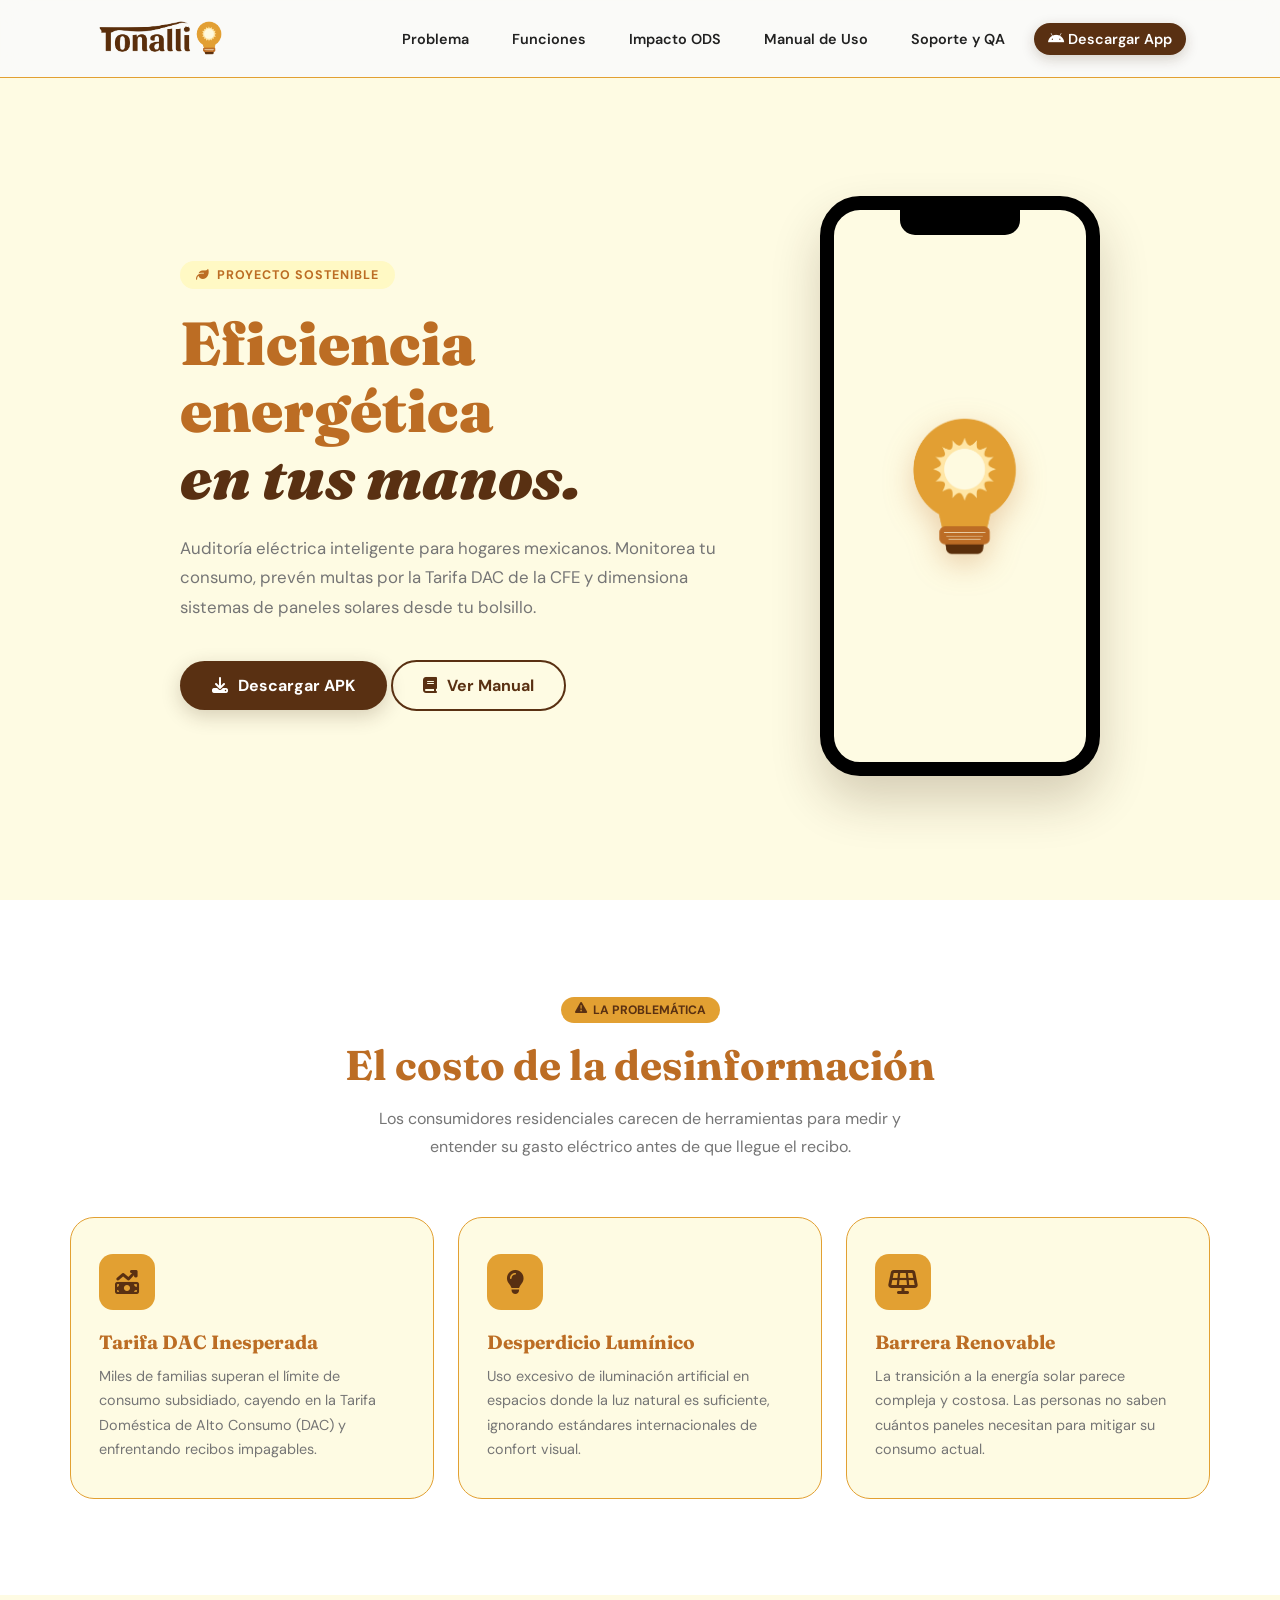
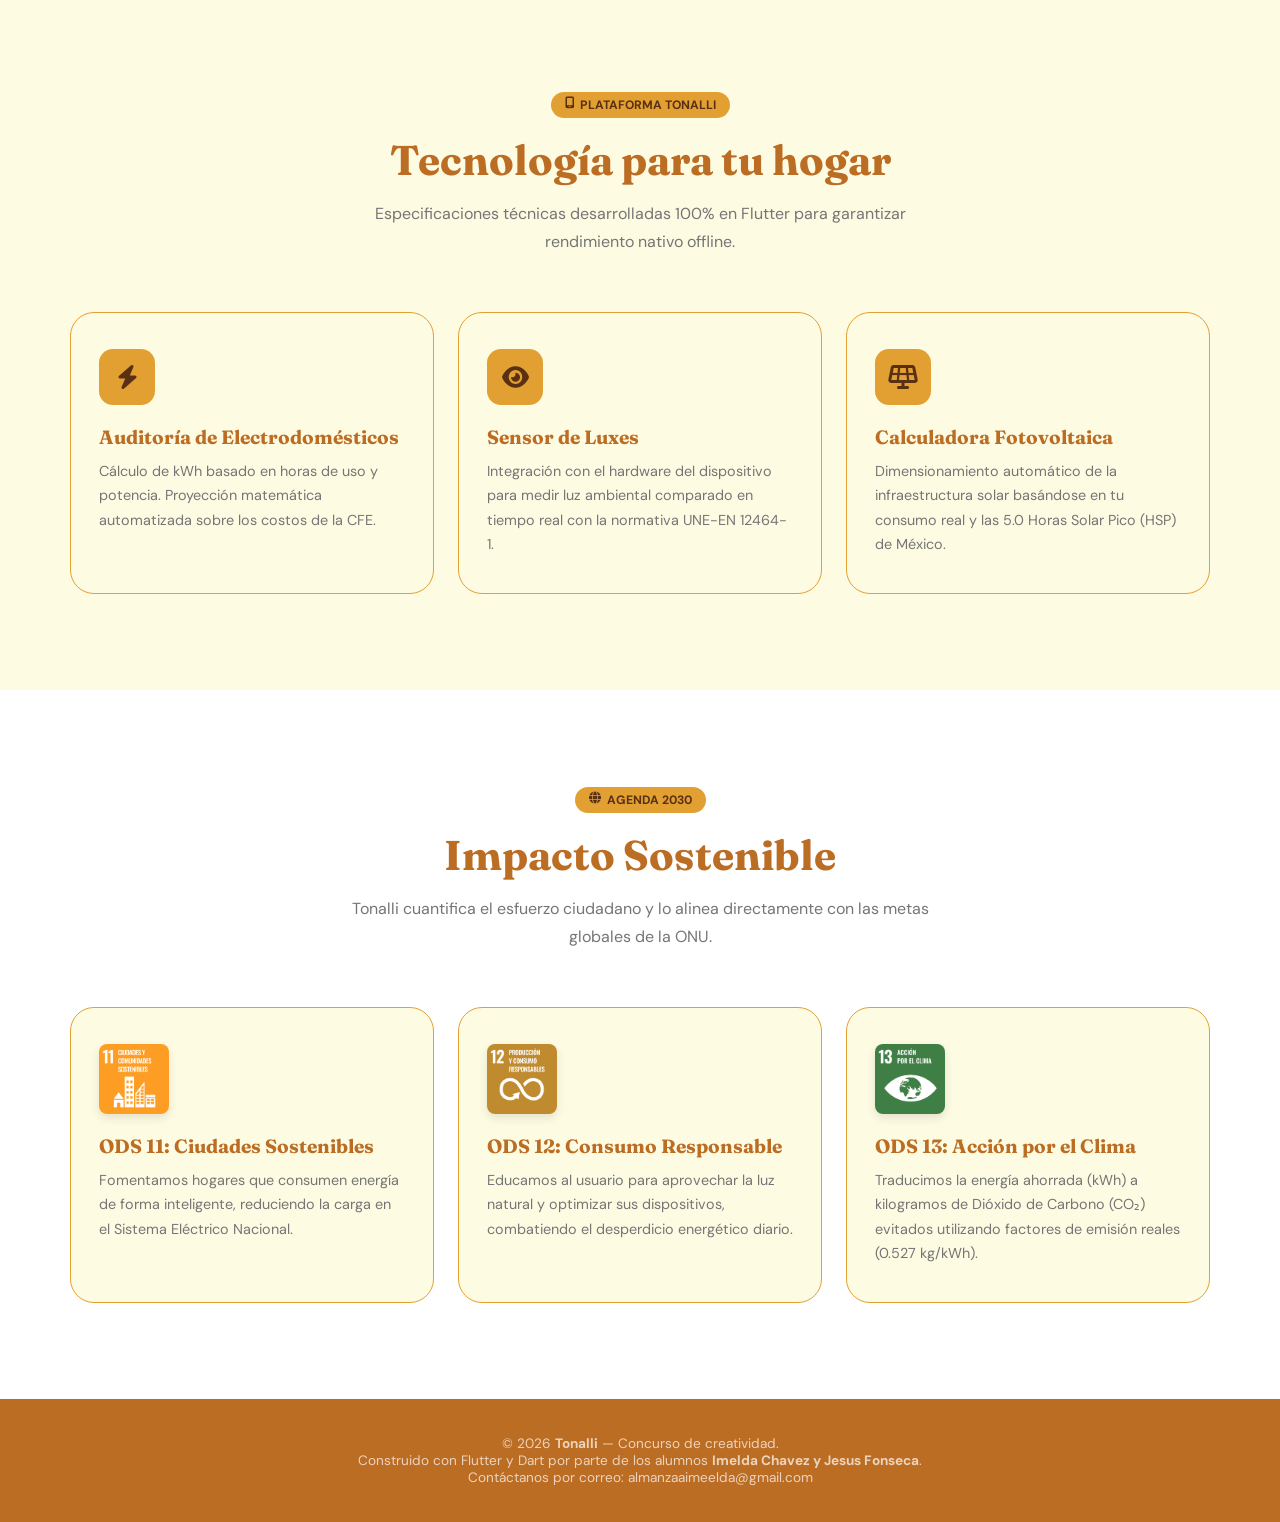
<file: index.html>
<!DOCTYPE html>
<html lang="es">
<head>
  <meta charset="UTF-8">
  <meta name="viewport" content="width=device-width, initial-scale=1.0">
  <title>Tonalli</title>
  <link rel="preconnect" href="https://fonts.googleapis.com">
  <link rel="preconnect" href="https://fonts.gstatic.com" crossorigin>
  <link href="https://fonts.googleapis.com/css2?family=Fraunces:ital,opsz,wght@0,9..144,400;0,9..144,700;0,9..144,900&family=DM+Sans:wght@300;400;500;600;700&display=swap" rel="stylesheet">
  <link rel="stylesheet" href="https://cdnjs.cloudflare.com/ajax/libs/font-awesome/6.6.0/css/all.min.css">
  <link rel="stylesheet" href="web/css/style.css">
  <link rel="shortcut icon" href="web/assets/logo.png">
</head>
<body>
 
  <header>
    <nav>
      <a href="index.html" class="nav-logo">
        <img src="web/assets/imagotipo-14.png" alt="Tonalli Logo" class="navbar-logo-img">
      </a>
      <ul class="nav-links">
        <li><a href="#problematica">Problema</a></li>
        <li><a href="#funciones">Funciones</a></li>
        <li><a href="#ods">Impacto ODS</a></li>
        <li><a href="web/html/manual.html">Manual de Uso</a></li>
        <li><a href="web/html/qa.html">Soporte y QA</a></li>
        <li><a href="#" class="btn-nav"><i class="fa-brands fa-android"></i> Descargar App</a></li>
      </ul>
    </nav>
  </header>
 
  <main>
    <section class="hero">
      <div class="hero-inner">
        
        <div class="hero-text">
          <span class="hero-badge"><i class="fa-solid fa-leaf"></i> Proyecto Sostenible</span>
          <h1 class="hero-title">Eficiencia energética<br><em>en tus manos.</em></h1>
          <p class="hero-desc">
            Auditoría eléctrica inteligente para hogares mexicanos. Monitorea tu consumo, prevén multas por la Tarifa DAC de la CFE y dimensiona sistemas de paneles solares desde tu bolsillo.
          </p>
          <div class="hero-btns">
            <a href="https://drive.google.com/file/d/1dC850aTExwmY3WwgBRRIbRlZEZgblJpe/view?usp=drive_link" class="btn-primary"><i class="fa-solid fa-download"></i> Descargar APK</a>
            <a href="web/html/manual.html" class="btn-outline"><i class="fa-solid fa-book"></i> Ver Manual</a>
          </div>
        </div>

        <div class="hero-image">
          <div class="phone-mockup">
            <div class="phone-notch"></div>
            <img src="web/assets/logo.png" alt="App Tonalli Pantalla" class="phone-screen-logo">
          </div>
        </div>

      </div>
    </section>
 
    <section class="section" id="problematica">
      <div class="section-inner">
        <div class="sec-header">
          <span class="sec-label"><i class="fa-solid fa-triangle-exclamation"></i> La Problemática</span>
          <h2>El costo de la desinformación</h2>
          <p>Los consumidores residenciales carecen de herramientas para medir y entender su gasto eléctrico antes de que llegue el recibo.</p>
        </div>
        <div class="grid-3">
          <div class="card">
            <div class="card-icon"><i class="fa-solid fa-money-bill-trend-up"></i></div>
            <h3>Tarifa DAC Inesperada</h3>
            <p>Miles de familias superan el límite de consumo subsidiado, cayendo en la Tarifa Doméstica de Alto Consumo (DAC) y enfrentando recibos impagables.</p>
          </div>
          <div class="card">
            <div class="card-icon"><i class="fa-solid fa-lightbulb"></i></div>
            <h3>Desperdicio Lumínico</h3>
            <p>Uso excesivo de iluminación artificial en espacios donde la luz natural es suficiente, ignorando estándares internacionales de confort visual.</p>
          </div>
          <div class="card">
            <div class="card-icon"><i class="fa-solid fa-solar-panel"></i></div>
            <h3>Barrera Renovable</h3>
            <p>La transición a la energía solar parece compleja y costosa. Las personas no saben cuántos paneles necesitan para mitigar su consumo actual.</p>
          </div>
        </div>
      </div>
    </section>

    <section class="section" id="funciones">
      <div class="section-inner">
        <div class="sec-header">
          <span class="sec-label"><i class="fa-solid fa-mobile-screen"></i> Plataforma Tonalli</span>
          <h2>Tecnología para tu hogar</h2>
          <p>Especificaciones técnicas desarrolladas 100% en Flutter para garantizar rendimiento nativo offline.</p>
        </div>
        <div class="grid-3">
          <div class="card">
            <div class="card-icon"><i class="fa-solid fa-bolt"></i></div>
            <h3>Auditoría de Electrodomésticos</h3>
            <p>Cálculo de kWh basado en horas de uso y potencia. Proyección matemática automatizada sobre los costos de la CFE.</p>
          </div>
          <div class="card">
            <div class="card-icon"><i class="fa-solid fa-eye"></i></div>
            <h3>Sensor de Luxes</h3>
            <p>Integración con el hardware del dispositivo para medir luz ambiental comparado en tiempo real con la normativa UNE-EN 12464-1.</p>
          </div>
          <div class="card">
            <div class="card-icon"><i class="fa-solid fa-solar-panel"></i></div>
            <h3>Calculadora Fotovoltaica</h3>
            <p>Dimensionamiento automático de la infraestructura solar basándose en tu consumo real y las 5.0 Horas Solar Pico (HSP) de México.</p>
          </div>
        </div>
      </div>
    </section>

    <section class="section" id="ods">
      <div class="section-inner">
        <div class="sec-header">
          <span class="sec-label"><i class="fa-solid fa-globe"></i> Agenda 2030</span>
          <h2>Impacto Sostenible</h2>
          <p>Tonalli cuantifica el esfuerzo ciudadano y lo alinea directamente con las metas globales de la ONU.</p>
        </div>
        <div class="grid-3">
          <div class="card">
            <div class="card-icon ods-icon-container">
              <img src="web/assets/ods11.png" alt="ODS 11: Ciudades y Comunidades Sostenibles" class="ods-img">
            </div>
            <h3>ODS 11: Ciudades Sostenibles</h3>
            <p>Fomentamos hogares que consumen energía de forma inteligente, reduciendo la carga en el Sistema Eléctrico Nacional.</p>
          </div>
          <div class="card">
            <div class="card-icon ods-icon-container">
              <img src="web/assets/ods12.png" alt="ODS 12: Producción y Consumo Responsables" class="ods-img">
            </div>
            <h3>ODS 12: Consumo Responsable</h3>
            <p>Educamos al usuario para aprovechar la luz natural y optimizar sus dispositivos, combatiendo el desperdicio energético diario.</p>
          </div>
          
          <div class="card">
            <div class="card-icon ods-icon-container">
              <img src="web/assets/ods13.png" alt="ODS 13: Acción por el Clima" class="ods-img">
            </div>
            <h3>ODS 13: Acción por el Clima</h3>
            <p>Traducimos la energía ahorrada (kWh) a kilogramos de Dióxido de Carbono (CO₂) evitados utilizando factores de emisión reales (0.527 kg/kWh).</p>
          </div>
        </div>
      </div>
    </section>
  </main>
 
  <footer>
    <p>&copy; 2026 <strong>Tonalli</strong> — Concurso de creatividad.<br>Construido con Flutter y Dart por parte de los alumnos <strong>Imelda Chavez y Jesus Fonseca</strong>.<br> Contáctanos por correo: almanzaaimeelda@gmail.com</p>
  </footer>
</body>
</html>
</file>
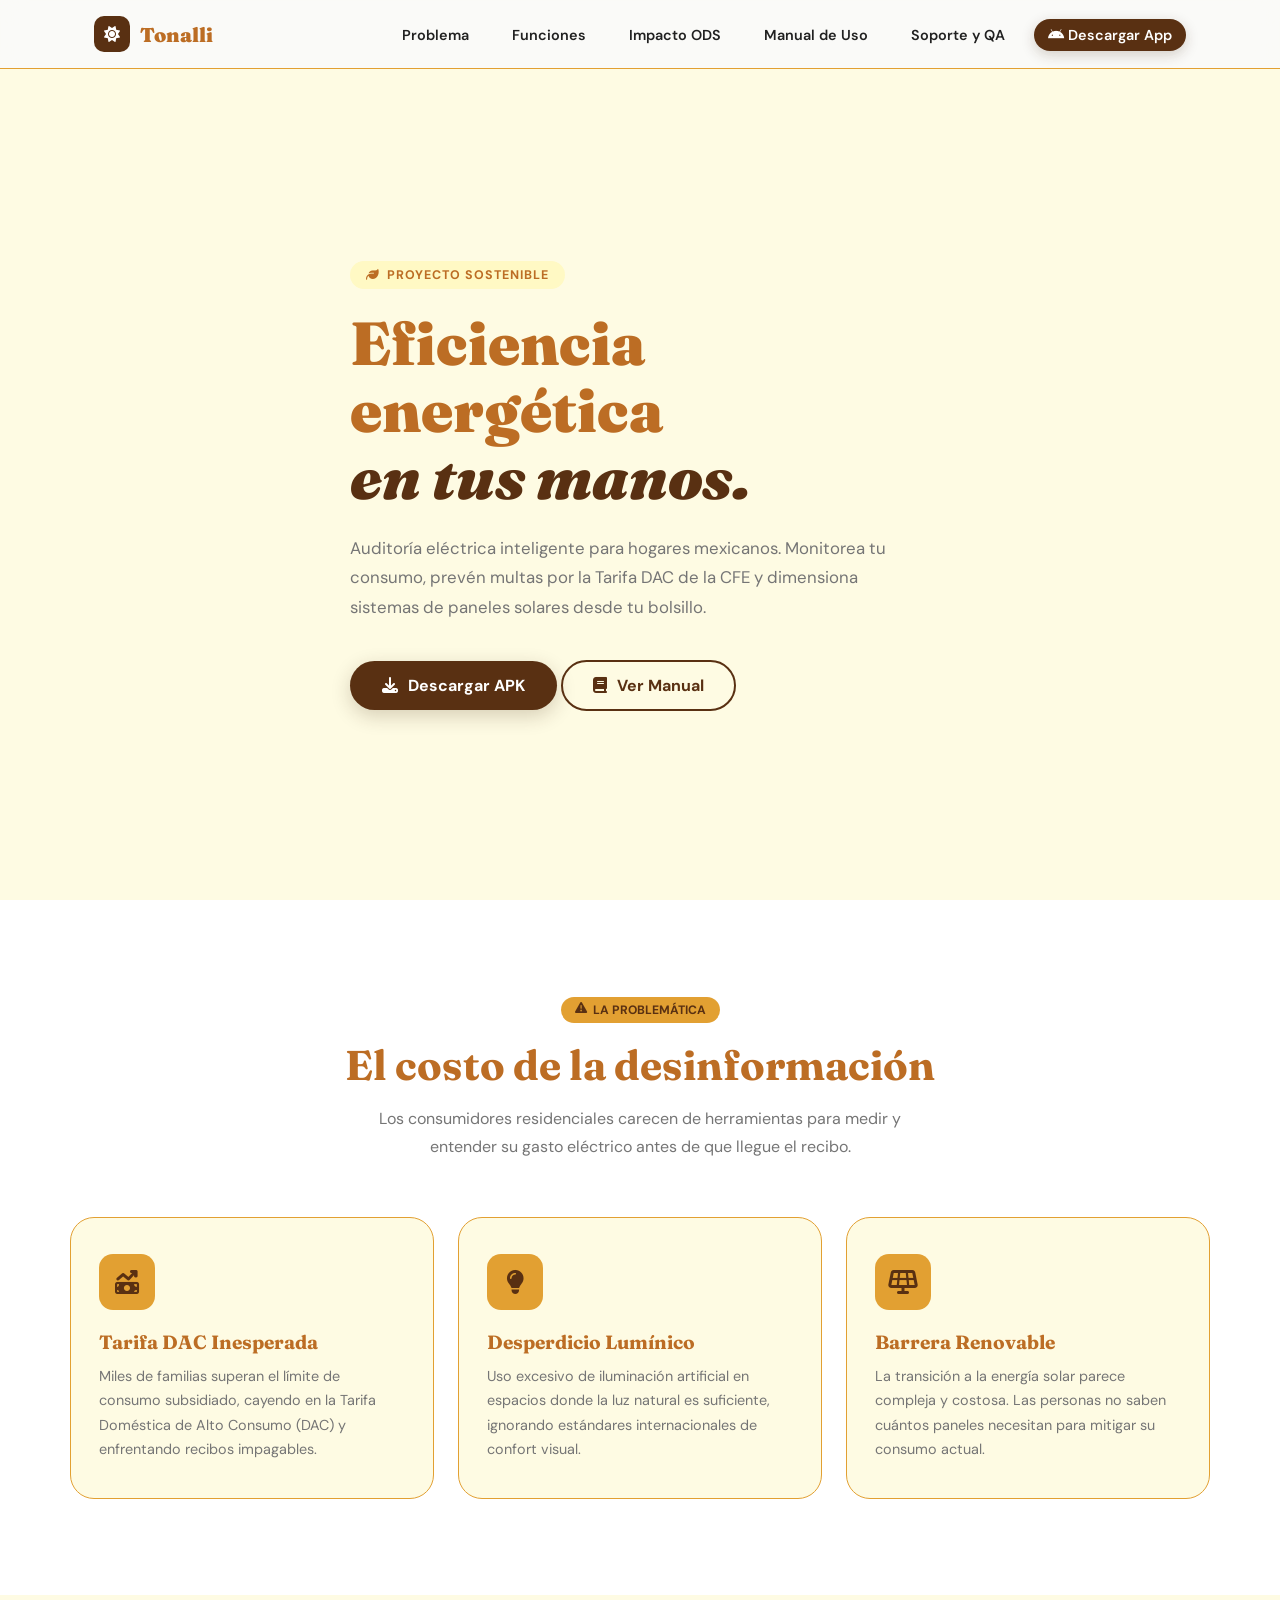
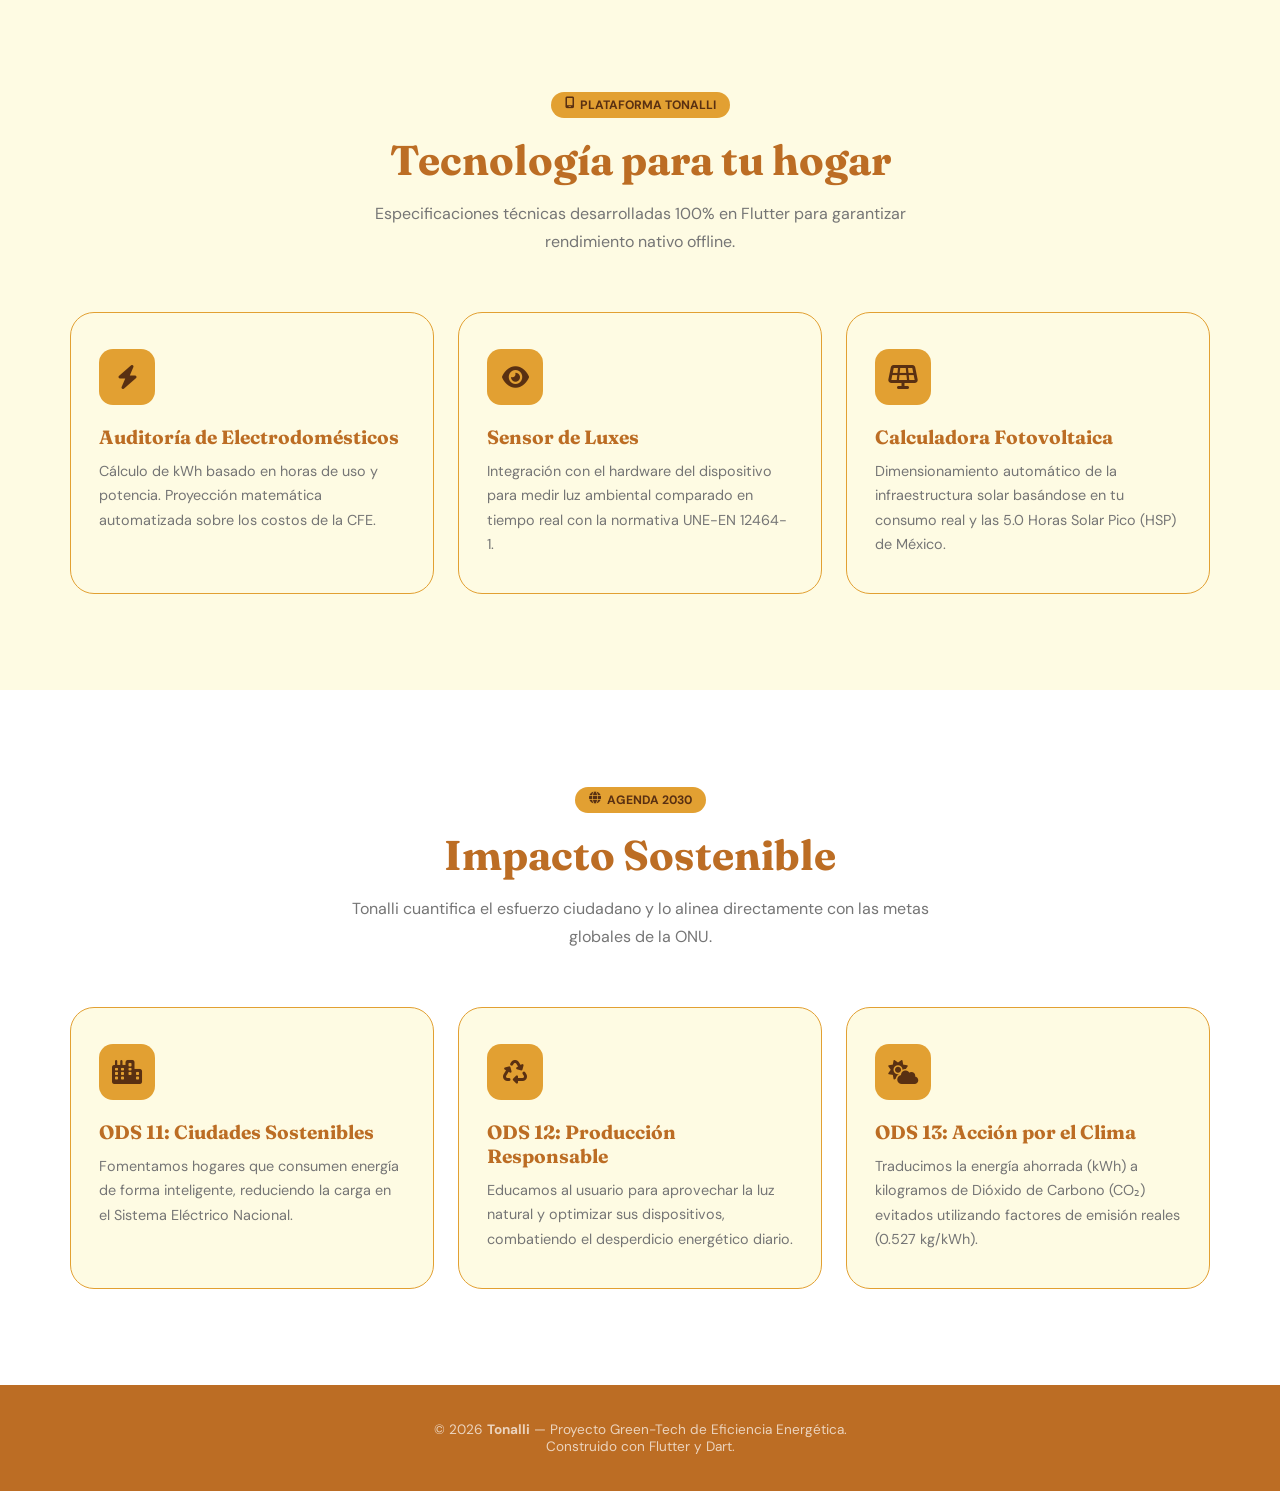
<file: web/index.html>
<!DOCTYPE html>
<html lang="es">
<head>
  <meta charset="UTF-8">
  <meta name="viewport" content="width=device-width, initial-scale=1.0">
  <title>Tonalli — Gestión Energética Inteligente</title>
  <link rel="preconnect" href="https://fonts.googleapis.com">
  <link rel="preconnect" href="https://fonts.gstatic.com" crossorigin>
  <link href="https://fonts.googleapis.com/css2?family=Fraunces:ital,opsz,wght@0,9..144,400;0,9..144,700;0,9..144,900&family=DM+Sans:wght@300;400;500;600;700&display=swap" rel="stylesheet">
  <link rel="stylesheet" href="https://cdnjs.cloudflare.com/ajax/libs/font-awesome/6.6.0/css/all.min.css">
  <link rel="stylesheet" href="css/style.css">
</head>
<body>
 
  <header>
    <nav>
      <a href="index.html" class="nav-logo">
        <div class="logo-icon"><i class="fa-solid fa-sun"></i></div>
        <span class="logo-text">Tonalli</span>
      </a>
      <ul class="nav-links">
        <li><a href="#problematica">Problema</a></li>
        <li><a href="#funciones">Funciones</a></li>
        <li><a href="#ods">Impacto ODS</a></li>
        <li><a href="html/manual.html">Manual de Uso</a></li>
        <li><a href="html/qa.html">Soporte y QA</a></li>
        <li><a href="#" class="btn-nav"><i class="fa-brands fa-android"></i> Descargar App</a></li>
      </ul>
    </nav>
  </header>
 
  <main>
    <section class="hero">
      <div class="hero-inner">
        <div class="hero-text">
          <span class="hero-badge"><i class="fa-solid fa-leaf"></i> Proyecto Sostenible</span>
          <h1 class="hero-title">Eficiencia energética<br><em>en tus manos.</em></h1>
          <p class="hero-desc">
            Auditoría eléctrica inteligente para hogares mexicanos. Monitorea tu consumo, prevén multas por la Tarifa DAC de la CFE y dimensiona sistemas de paneles solares desde tu bolsillo.
          </p>
          <div class="hero-btns">
            <a href="#" class="btn-primary"><i class="fa-solid fa-download"></i> Descargar APK</a>
            <a href="manual.html" class="btn-outline"><i class="fa-solid fa-book"></i> Ver Manual</a>
          </div>
        </div>
      </div>
    </section>
 
    <section class="section" id="problematica">
      <div class="section-inner">
        <div class="sec-header">
          <span class="sec-label"><i class="fa-solid fa-triangle-exclamation"></i> La Problemática</span>
          <h2>El costo de la desinformación</h2>
          <p>Los consumidores residenciales carecen de herramientas para medir y entender su gasto eléctrico antes de que llegue el recibo.</p>
        </div>
        <div class="grid-3">
          <div class="card">
            <div class="card-icon"><i class="fa-solid fa-money-bill-trend-up"></i></div>
            <h3>Tarifa DAC Inesperada</h3>
            <p>Miles de familias superan el límite de consumo subsidiado, cayendo en la Tarifa Doméstica de Alto Consumo (DAC) y enfrentando recibos impagables.</p>
          </div>
          <div class="card">
            <div class="card-icon"><i class="fa-solid fa-lightbulb"></i></div>
            <h3>Desperdicio Lumínico</h3>
            <p>Uso excesivo de iluminación artificial en espacios donde la luz natural es suficiente, ignorando estándares internacionales de confort visual.</p>
          </div>
          <div class="card">
            <div class="card-icon"><i class="fa-solid fa-solar-panel"></i></div>
            <h3>Barrera Renovable</h3>
            <p>La transición a la energía solar parece compleja y costosa. Las personas no saben cuántos paneles necesitan para mitigar su consumo actual.</p>
          </div>
        </div>
      </div>
    </section>

    <section class="section" id="funciones">
      <div class="section-inner">
        <div class="sec-header">
          <span class="sec-label"><i class="fa-solid fa-mobile-screen"></i> Plataforma Tonalli</span>
          <h2>Tecnología para tu hogar</h2>
          <p>Especificaciones técnicas desarrolladas 100% en Flutter para garantizar rendimiento nativo offline.</p>
        </div>
        <div class="grid-3">
          <div class="card">
            <div class="card-icon"><i class="fa-solid fa-bolt"></i></div>
            <h3>Auditoría de Electrodomésticos</h3>
            <p>Cálculo de kWh basado en horas de uso y potencia. Proyección matemática automatizada sobre los costos de la CFE.</p>
          </div>
          <div class="card">
            <div class="card-icon"><i class="fa-solid fa-eye"></i></div>
            <h3>Sensor de Luxes</h3>
            <p>Integración con el hardware del dispositivo para medir luz ambiental comparado en tiempo real con la normativa UNE-EN 12464-1.</p>
          </div>
          <div class="card">
            <div class="card-icon"><i class="fa-solid fa-solar-panel"></i></div>
            <h3>Calculadora Fotovoltaica</h3>
            <p>Dimensionamiento automático de la infraestructura solar basándose en tu consumo real y las 5.0 Horas Solar Pico (HSP) de México.</p>
          </div>
        </div>
      </div>
    </section>

    <section class="section" id="ods">
      <div class="section-inner">
        <div class="sec-header">
          <span class="sec-label"><i class="fa-solid fa-globe"></i> Agenda 2030</span>
          <h2>Impacto Sostenible</h2>
          <p>Tonalli cuantifica el esfuerzo ciudadano y lo alinea directamente con las metas globales de la ONU.</p>
        </div>
        <div class="grid-3">
          <div class="card">
            <div class="card-icon"><i class="fa-solid fa-city"></i></div>
            <h3>ODS 11: Ciudades Sostenibles</h3>
            <p>Fomentamos hogares que consumen energía de forma inteligente, reduciendo la carga en el Sistema Eléctrico Nacional.</p>
          </div>
          <div class="card">
            <div class="card-icon"><i class="fa-solid fa-recycle"></i></div>
            <h3>ODS 12: Producción Responsable</h3>
            <p>Educamos al usuario para aprovechar la luz natural y optimizar sus dispositivos, combatiendo el desperdicio energético diario.</p>
          </div>
          <div class="card">
            <div class="card-icon"><i class="fa-solid fa-cloud-sun"></i></div>
            <h3>ODS 13: Acción por el Clima</h3>
            <p>Traducimos la energía ahorrada (kWh) a kilogramos de Dióxido de Carbono (CO₂) evitados utilizando factores de emisión reales (0.527 kg/kWh).</p>
          </div>
        </div>
      </div>
    </section>
  </main>
 
  <footer>
    <p>&copy; 2026 <strong>Tonalli</strong> — Proyecto Green-Tech de Eficiencia Energética.<br>Construido con Flutter y Dart.</p>
  </footer>
</body>
</html>
</file>
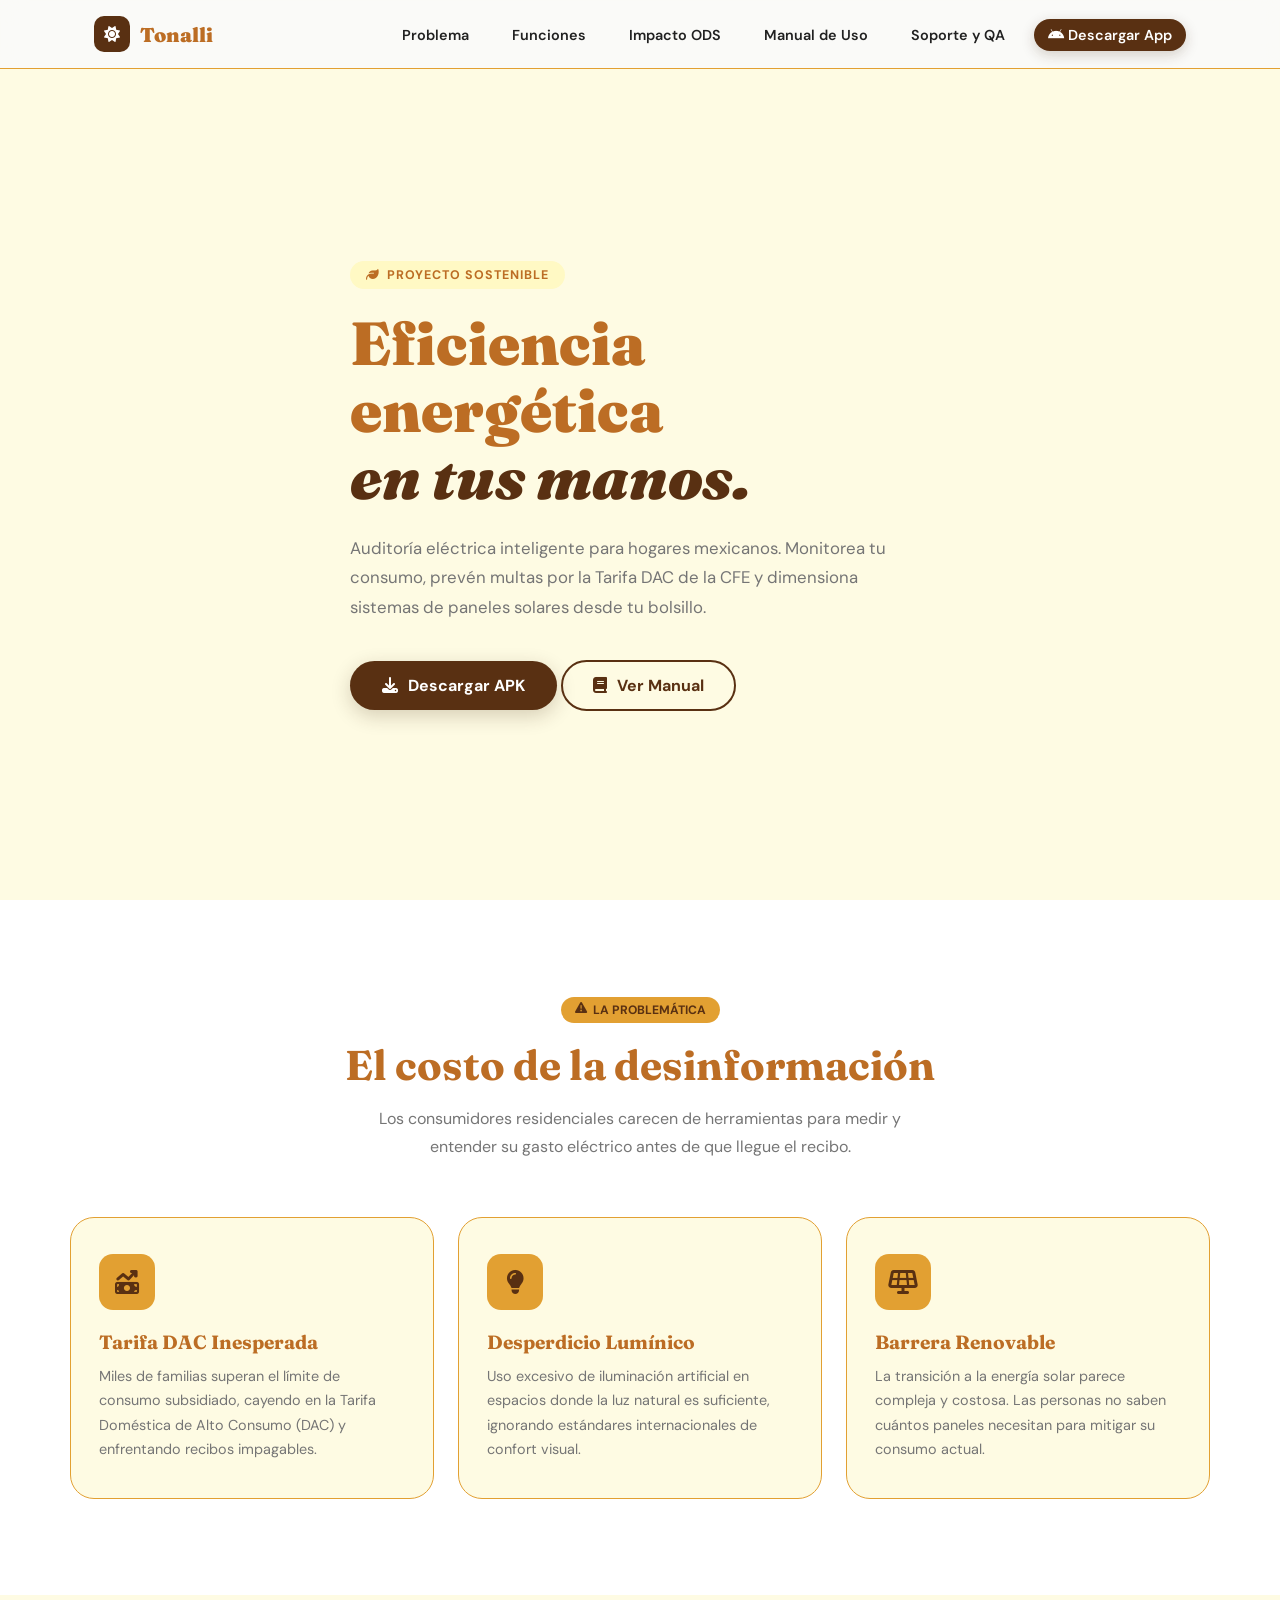
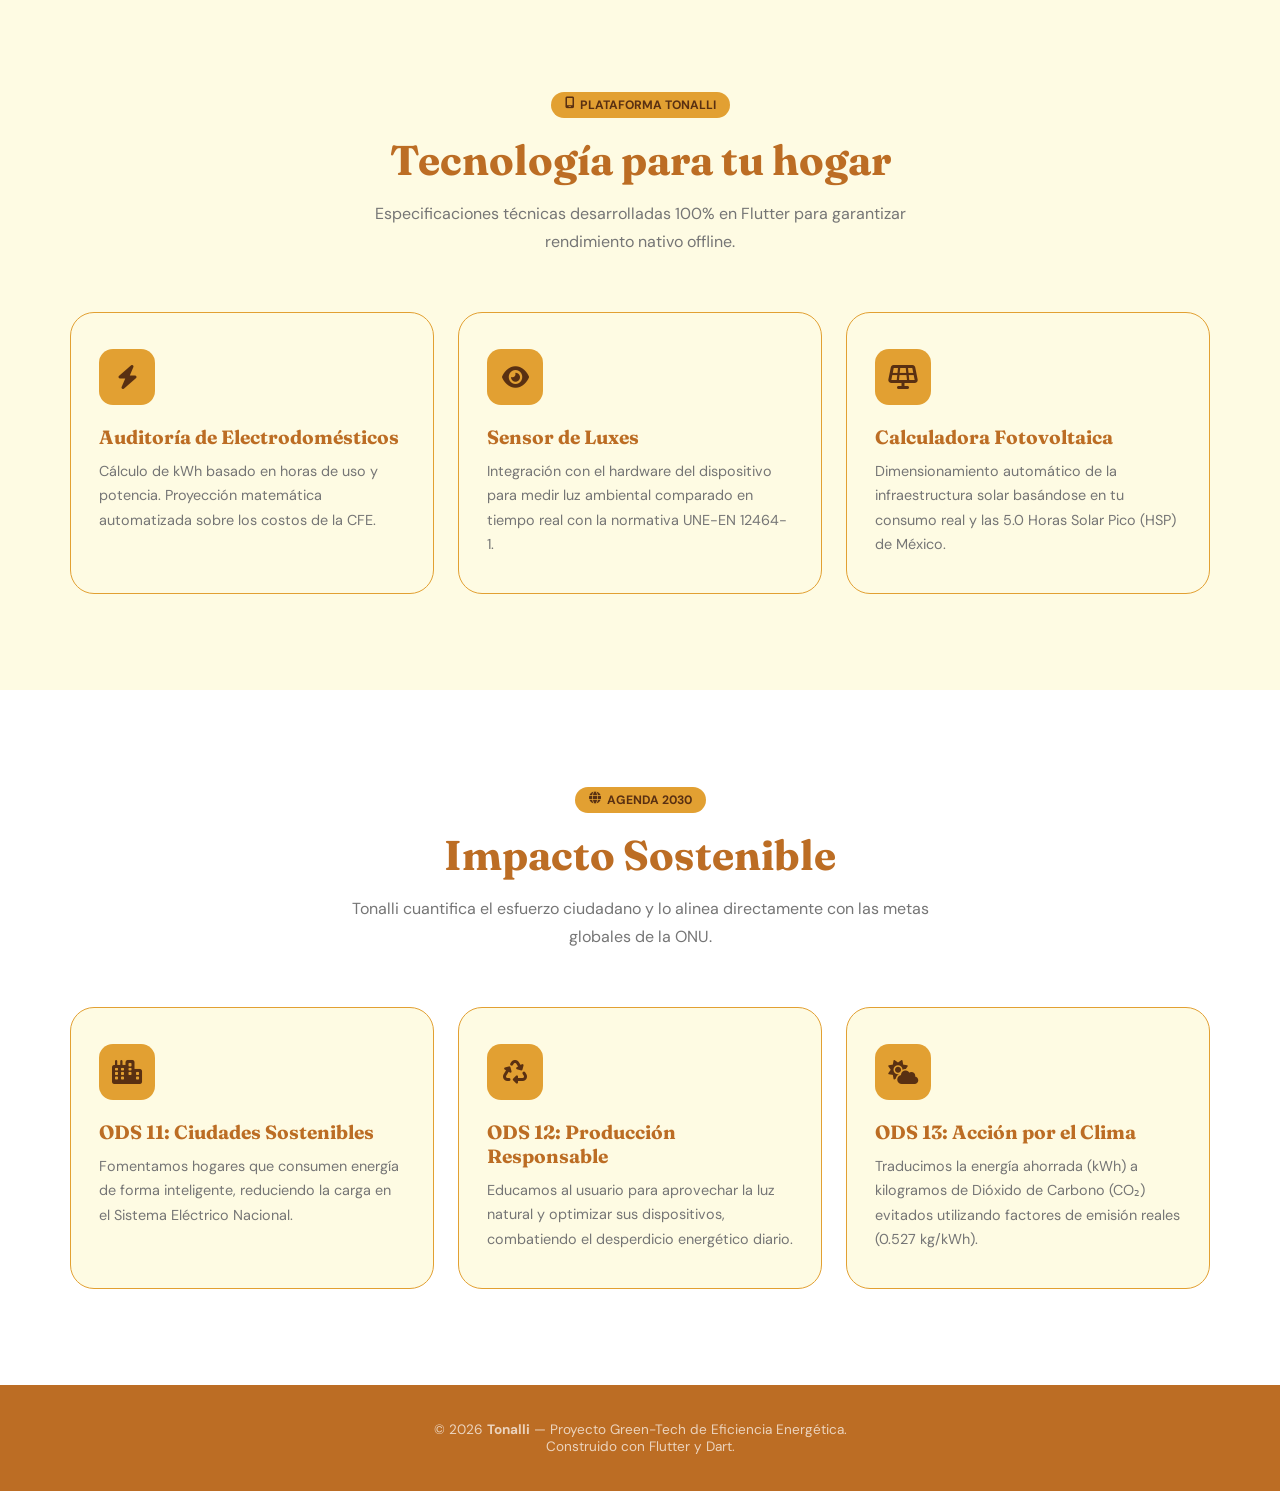
<file: web/index/index.html>
<!DOCTYPE html>
<html lang="es">
<head>
  <meta charset="UTF-8">
  <meta name="viewport" content="width=device-width, initial-scale=1.0">
  <title>Tonalli — Gestión Energética Inteligente</title>
  <link rel="preconnect" href="https://fonts.googleapis.com">
  <link rel="preconnect" href="https://fonts.gstatic.com" crossorigin>
  <link href="https://fonts.googleapis.com/css2?family=Fraunces:ital,opsz,wght@0,9..144,400;0,9..144,700;0,9..144,900&family=DM+Sans:wght@300;400;500;600;700&display=swap" rel="stylesheet">
  <link rel="stylesheet" href="https://cdnjs.cloudflare.com/ajax/libs/font-awesome/6.6.0/css/all.min.css">
  <link rel="stylesheet" href="../css/style.css">
</head>
<body>
 
  <header>
    <nav>
      <a href="index.html" class="nav-logo">
        <div class="logo-icon"><i class="fa-solid fa-sun"></i></div>
        <span class="logo-text">Tonalli</span>
      </a>
      <ul class="nav-links">
        <li><a href="#problematica">Problema</a></li>
        <li><a href="#funciones">Funciones</a></li>
        <li><a href="#ods">Impacto ODS</a></li>
        <li><a href="manual.html">Manual de Uso</a></li>
        <li><a href="qa.html">Soporte y QA</a></li>
        <li><a href="#" class="btn-nav"><i class="fa-brands fa-android"></i> Descargar App</a></li>
      </ul>
    </nav>
  </header>
 
  <main>
    <section class="hero">
      <div class="hero-inner">
        <div class="hero-text">
          <span class="hero-badge"><i class="fa-solid fa-leaf"></i> Proyecto Sostenible</span>
          <h1 class="hero-title">Eficiencia energética<br><em>en tus manos.</em></h1>
          <p class="hero-desc">
            Auditoría eléctrica inteligente para hogares mexicanos. Monitorea tu consumo, prevén multas por la Tarifa DAC de la CFE y dimensiona sistemas de paneles solares desde tu bolsillo.
          </p>
          <div class="hero-btns">
            <a href="#" class="btn-primary"><i class="fa-solid fa-download"></i> Descargar APK</a>
            <a href="manual.html" class="btn-outline"><i class="fa-solid fa-book"></i> Ver Manual</a>
          </div>
        </div>
      </div>
    </section>
 
    <section class="section" id="problematica">
      <div class="section-inner">
        <div class="sec-header">
          <span class="sec-label"><i class="fa-solid fa-triangle-exclamation"></i> La Problemática</span>
          <h2>El costo de la desinformación</h2>
          <p>Los consumidores residenciales carecen de herramientas para medir y entender su gasto eléctrico antes de que llegue el recibo.</p>
        </div>
        <div class="grid-3">
          <div class="card">
            <div class="card-icon"><i class="fa-solid fa-money-bill-trend-up"></i></div>
            <h3>Tarifa DAC Inesperada</h3>
            <p>Miles de familias superan el límite de consumo subsidiado, cayendo en la Tarifa Doméstica de Alto Consumo (DAC) y enfrentando recibos impagables.</p>
          </div>
          <div class="card">
            <div class="card-icon"><i class="fa-solid fa-lightbulb"></i></div>
            <h3>Desperdicio Lumínico</h3>
            <p>Uso excesivo de iluminación artificial en espacios donde la luz natural es suficiente, ignorando estándares internacionales de confort visual.</p>
          </div>
          <div class="card">
            <div class="card-icon"><i class="fa-solid fa-solar-panel"></i></div>
            <h3>Barrera Renovable</h3>
            <p>La transición a la energía solar parece compleja y costosa. Las personas no saben cuántos paneles necesitan para mitigar su consumo actual.</p>
          </div>
        </div>
      </div>
    </section>

    <section class="section" id="funciones">
      <div class="section-inner">
        <div class="sec-header">
          <span class="sec-label"><i class="fa-solid fa-mobile-screen"></i> Plataforma Tonalli</span>
          <h2>Tecnología para tu hogar</h2>
          <p>Especificaciones técnicas desarrolladas 100% en Flutter para garantizar rendimiento nativo offline.</p>
        </div>
        <div class="grid-3">
          <div class="card">
            <div class="card-icon"><i class="fa-solid fa-bolt"></i></div>
            <h3>Auditoría de Electrodomésticos</h3>
            <p>Cálculo de kWh basado en horas de uso y potencia. Proyección matemática automatizada sobre los costos de la CFE.</p>
          </div>
          <div class="card">
            <div class="card-icon"><i class="fa-solid fa-eye"></i></div>
            <h3>Sensor de Luxes</h3>
            <p>Integración con el hardware del dispositivo para medir luz ambiental comparado en tiempo real con la normativa UNE-EN 12464-1.</p>
          </div>
          <div class="card">
            <div class="card-icon"><i class="fa-solid fa-solar-panel"></i></div>
            <h3>Calculadora Fotovoltaica</h3>
            <p>Dimensionamiento automático de la infraestructura solar basándose en tu consumo real y las 5.0 Horas Solar Pico (HSP) de México.</p>
          </div>
        </div>
      </div>
    </section>

    <section class="section" id="ods">
      <div class="section-inner">
        <div class="sec-header">
          <span class="sec-label"><i class="fa-solid fa-globe"></i> Agenda 2030</span>
          <h2>Impacto Sostenible</h2>
          <p>Tonalli cuantifica el esfuerzo ciudadano y lo alinea directamente con las metas globales de la ONU.</p>
        </div>
        <div class="grid-3">
          <div class="card">
            <div class="card-icon"><i class="fa-solid fa-city"></i></div>
            <h3>ODS 11: Ciudades Sostenibles</h3>
            <p>Fomentamos hogares que consumen energía de forma inteligente, reduciendo la carga en el Sistema Eléctrico Nacional.</p>
          </div>
          <div class="card">
            <div class="card-icon"><i class="fa-solid fa-recycle"></i></div>
            <h3>ODS 12: Producción Responsable</h3>
            <p>Educamos al usuario para aprovechar la luz natural y optimizar sus dispositivos, combatiendo el desperdicio energético diario.</p>
          </div>
          <div class="card">
            <div class="card-icon"><i class="fa-solid fa-cloud-sun"></i></div>
            <h3>ODS 13: Acción por el Clima</h3>
            <p>Traducimos la energía ahorrada (kWh) a kilogramos de Dióxido de Carbono (CO₂) evitados utilizando factores de emisión reales (0.527 kg/kWh).</p>
          </div>
        </div>
      </div>
    </section>
  </main>
 
  <footer>
    <p>&copy; 2026 <strong>Tonalli</strong> — Proyecto Green-Tech de Eficiencia Energética.<br>Construido con Flutter y Dart.</p>
  </footer>
</body>
</html>
</file>
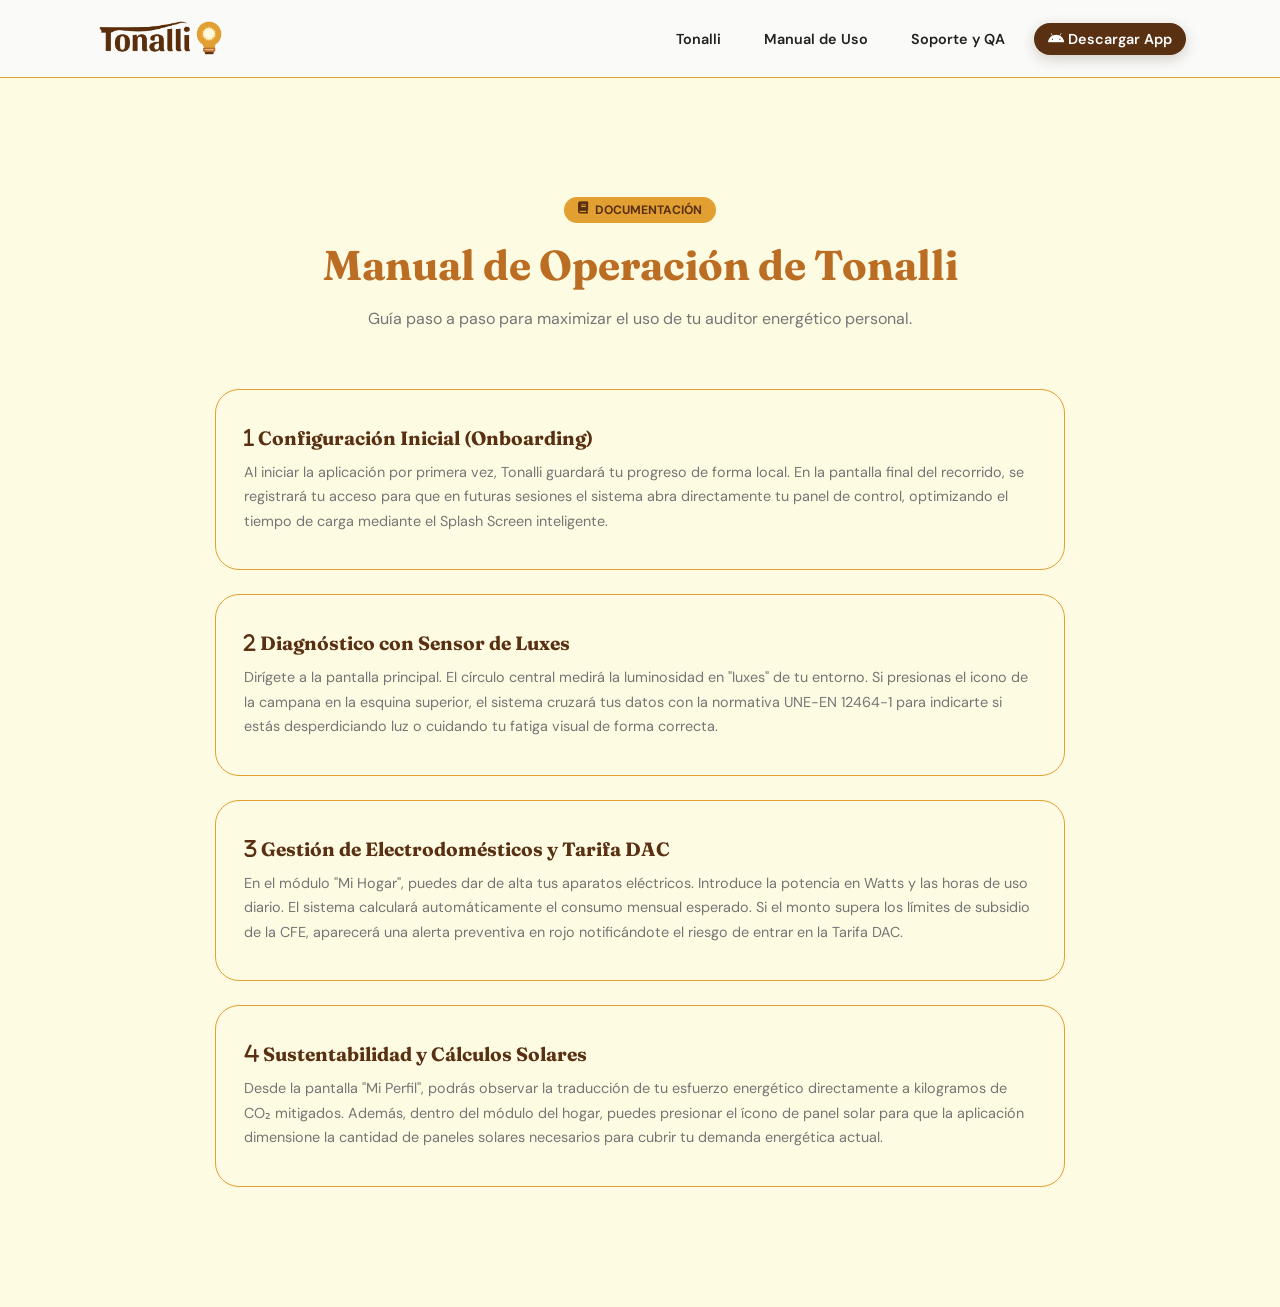
<file: web/html/manual.html>
<!DOCTYPE html>
<html lang="es">
<head>
    <title>Tonalli — Manual de Uso</title>
    <link rel="preconnect" href="https://fonts.googleapis.com">
    <link rel="preconnect" href="https://fonts.gstatic.com" crossorigin>
    <link href="https://fonts.googleapis.com/css2?family=Fraunces:ital,opsz,wght@0,9..144,400;0,9..144,700;0,9..144,900&family=DM+Sans:wght@300;400;500;600;700&display=swap" rel="stylesheet">
    <link rel="stylesheet" href="https://cdnjs.cloudflare.com/ajax/libs/font-awesome/6.6.0/css/all.min.css">
    <link rel="stylesheet" href="../css/style.css">
    <link rel="shortcut icon" href="../assets/logo.png">

  </head>
<body>
    <header>
    <nav>
      <a href="../../index.html" class="nav-logo">
        <img src="../assets/imagotipo-14.png" alt="Tonalli Logo" class="navbar-logo-img">
      </a>
      <ul class="nav-links">
        <li><a href="../../index.html">Tonalli</a></li>
        <li><a href="#">Manual de Uso</a></li>
        <li><a href="qa.html">Soporte y QA</a></li>
        <li><a href="../../index.html" class="btn-nav"><i class="fa-brands fa-android"></i> Descargar App</a></li>
      </ul>
    </nav>
    </nav>
  </header>
  
  <main style="padding-top: 100px;">
    <section class="section">
      <div class="section-inner" style="max-width: 850px;">
        <div class="sec-header">
          <span class="sec-label"><i class="fa-solid fa-book"></i> Documentación</span>
          <h2>Manual de Operación de Tonalli</h2>
          <p>Guía paso a paso para maximizar el uso de tu auditor energético personal.</p>
        </div>

        <div class="card" style="margin-bottom: 24px;">
          <h3 style="color: var(--primary);"><i class="fa-solid fa-1"></i> Configuración Inicial (Onboarding)</h3>
          <p>Al iniciar la aplicación por primera vez, Tonalli guardará tu progreso de forma local. En la pantalla final del recorrido, se registrará tu acceso para que en futuras sesiones el sistema abra directamente tu panel de control, optimizando el tiempo de carga mediante el Splash Screen inteligente.</p>
        </div>

        <div class="card" style="margin-bottom: 24px;">
          <h3 style="color: var(--primary);"><i class="fa-solid fa-2"></i> Diagnóstico con Sensor de Luxes</h3>
          <p>Dirígete a la pantalla principal. El círculo central medirá la luminosidad en "luxes" de tu entorno. Si presionas el icono de la campana en la esquina superior, el sistema cruzará tus datos con la normativa UNE-EN 12464-1 para indicarte si estás desperdiciando luz o cuidando tu fatiga visual de forma correcta.</p>
        </div>

        <div class="card" style="margin-bottom: 24px;">
          <h3 style="color: var(--primary);"><i class="fa-solid fa-3"></i> Gestión de Electrodomésticos y Tarifa DAC</h3>
          <p>En el módulo "Mi Hogar", puedes dar de alta tus aparatos eléctricos. Introduce la potencia en Watts y las horas de uso diario. El sistema calculará automáticamente el consumo mensual esperado. Si el monto supera los límites de subsidio de la CFE, aparecerá una alerta preventiva en rojo notificándote el riesgo de entrar en la Tarifa DAC.</p>
        </div>

        <div class="card" style="margin-bottom: 24px;">
          <h3 style="color: var(--primary);"><i class="fa-solid fa-4"></i> Sustentabilidad y Cálculos Solares</h3>
          <p>Desde la pantalla "Mi Perfil", podrás observar la traducción de tu esfuerzo energético directamente a kilogramos de CO₂ mitigados. Además, dentro del módulo del hogar, puedes presionar el ícono de panel solar para que la aplicación dimensione la cantidad de paneles solares necesarios para cubrir tu demanda energética actual.</p>
        </div>

      </div>
    </section>
  </main>

  </body>
</html>
</file>
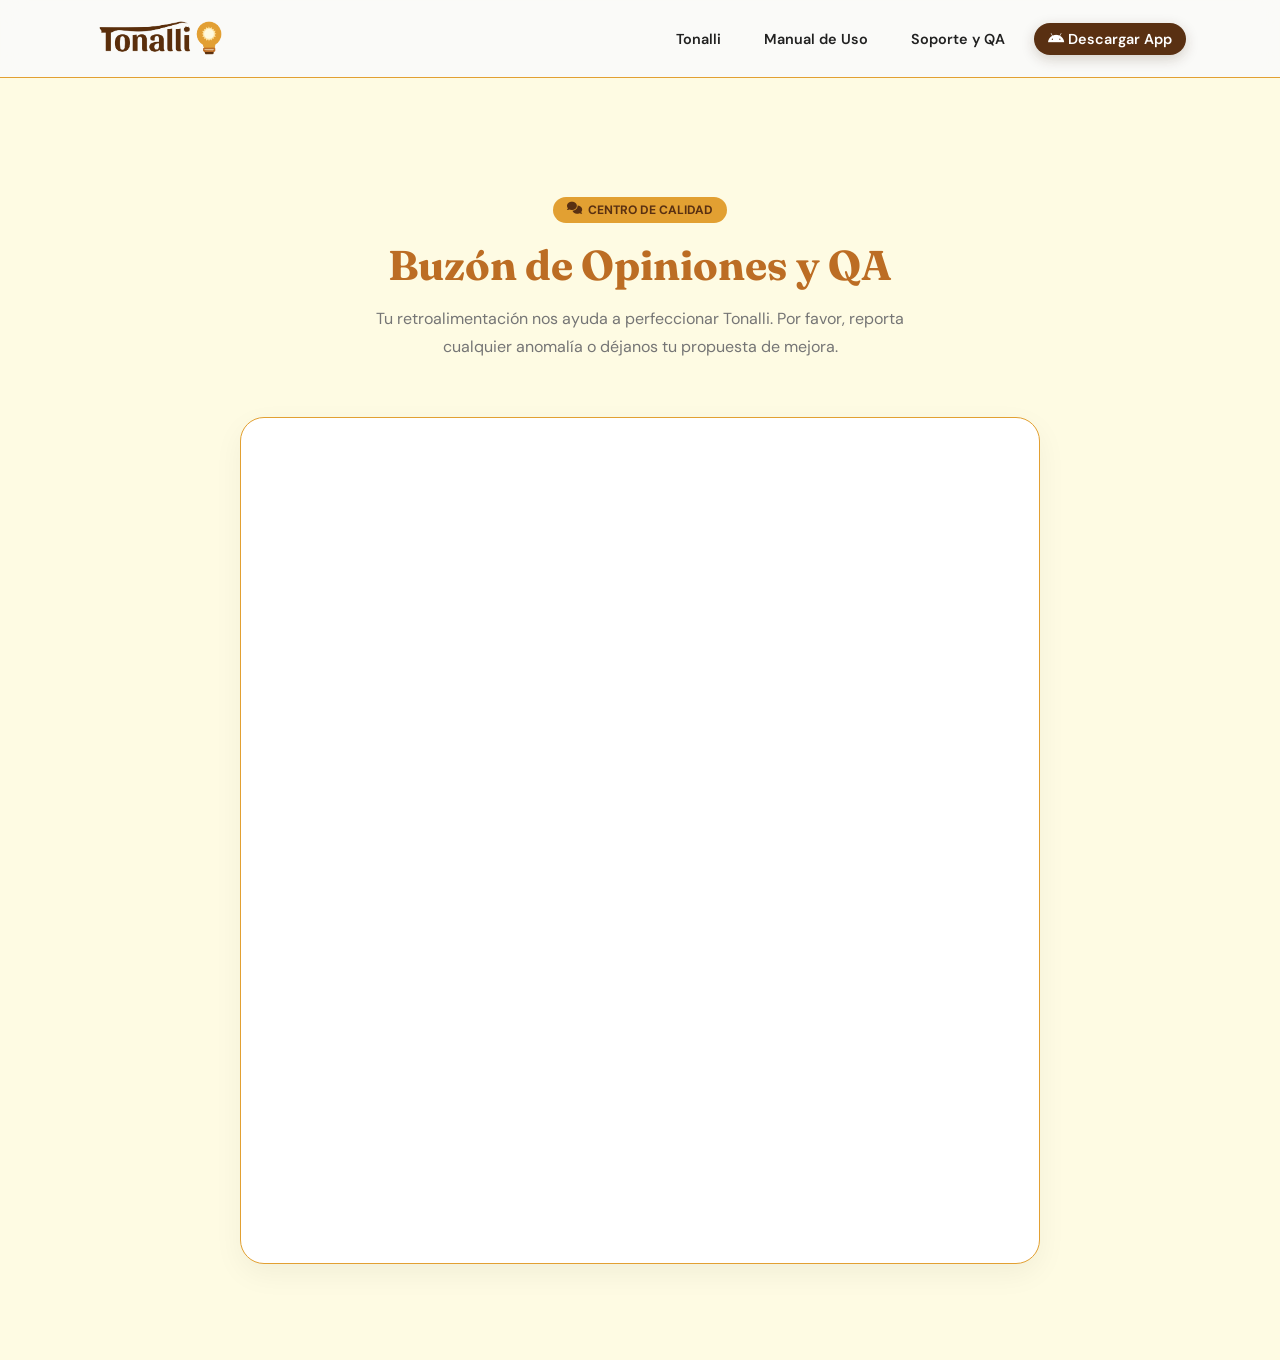
<file: web/html/qa.html>
<!DOCTYPE html>
<html lang="es">
<head>
    <title>Tonalli — QA y Opiniones</title>
    <link rel="preconnect" href="https://fonts.googleapis.com">
    <link rel="preconnect" href="https://fonts.gstatic.com" crossorigin>
    <link href="https://fonts.googleapis.com/css2?family=Fraunces:ital,opsz,wght@0,9..144,400;0,9..144,700;0,9..144,900&family=DM+Sans:wght@300;400;500;600;700&display=swap" rel="stylesheet">
    <link rel="stylesheet" href="https://cdnjs.cloudflare.com/ajax/libs/font-awesome/6.6.0/css/all.min.css">
    <link rel="stylesheet" href="../css/style.css">
    <link rel="shortcut icon" href="../assets/logo.png">
  </head>
<body>
    <header>
    <nav>
      <a href="../../index.html" class="nav-logo">
        <img src="../assets/imagotipo-14.png" alt="Tonalli Logo" class="navbar-logo-img">
      </a>
      <ul class="nav-links">
        <li><a href="../../index.html">Tonalli</a></li>
        <li><a href="manual.html">Manual de Uso</a></li>
        <li><a href="#">Soporte y QA</a></li>
        <li><a href="../../index.html" class="btn-nav"><i class="fa-brands fa-android"></i> Descargar App</a></li>
      </ul>
    </nav>
  </header>
  
  <main style="padding-top: 100px; min-height: calc(100vh - 80px);">
    <section class="section">
      <div class="section-inner" style="max-width: 800px;">
        <div class="sec-header">
          <span class="sec-label"><i class="fa-solid fa-comments"></i> Centro de Calidad</span>
          <h2>Buzón de Opiniones y QA</h2>
          <p>Tu retroalimentación nos ayuda a perfeccionar Tonalli. Por favor, reporta cualquier anomalía o déjanos tu propuesta de mejora.</p>
        </div>

        <div style="background: white; padding: 20px; border-radius: var(--radius-l); box-shadow: 0 10px 30px rgba(0,0,0,0.05); border: 1px solid var(--primary-light);">
          <iframe 
            src="https://docs.google.com/forms/d/e/1FAIpQLSe3HXZ1rioeyUg7fMsUDFCFtBDQu-SBtZ3Es-srrwojjp-gKQ/viewform?usp=header" 
            width="100%" 
            height="800" 
            frameborder="0" 
            marginheight="0" 
            marginwidth="0">
            Cargando formulario...
          </iframe>
        </div>

      </div>
    </section>
  </main>

  </body>
</html>
</file>
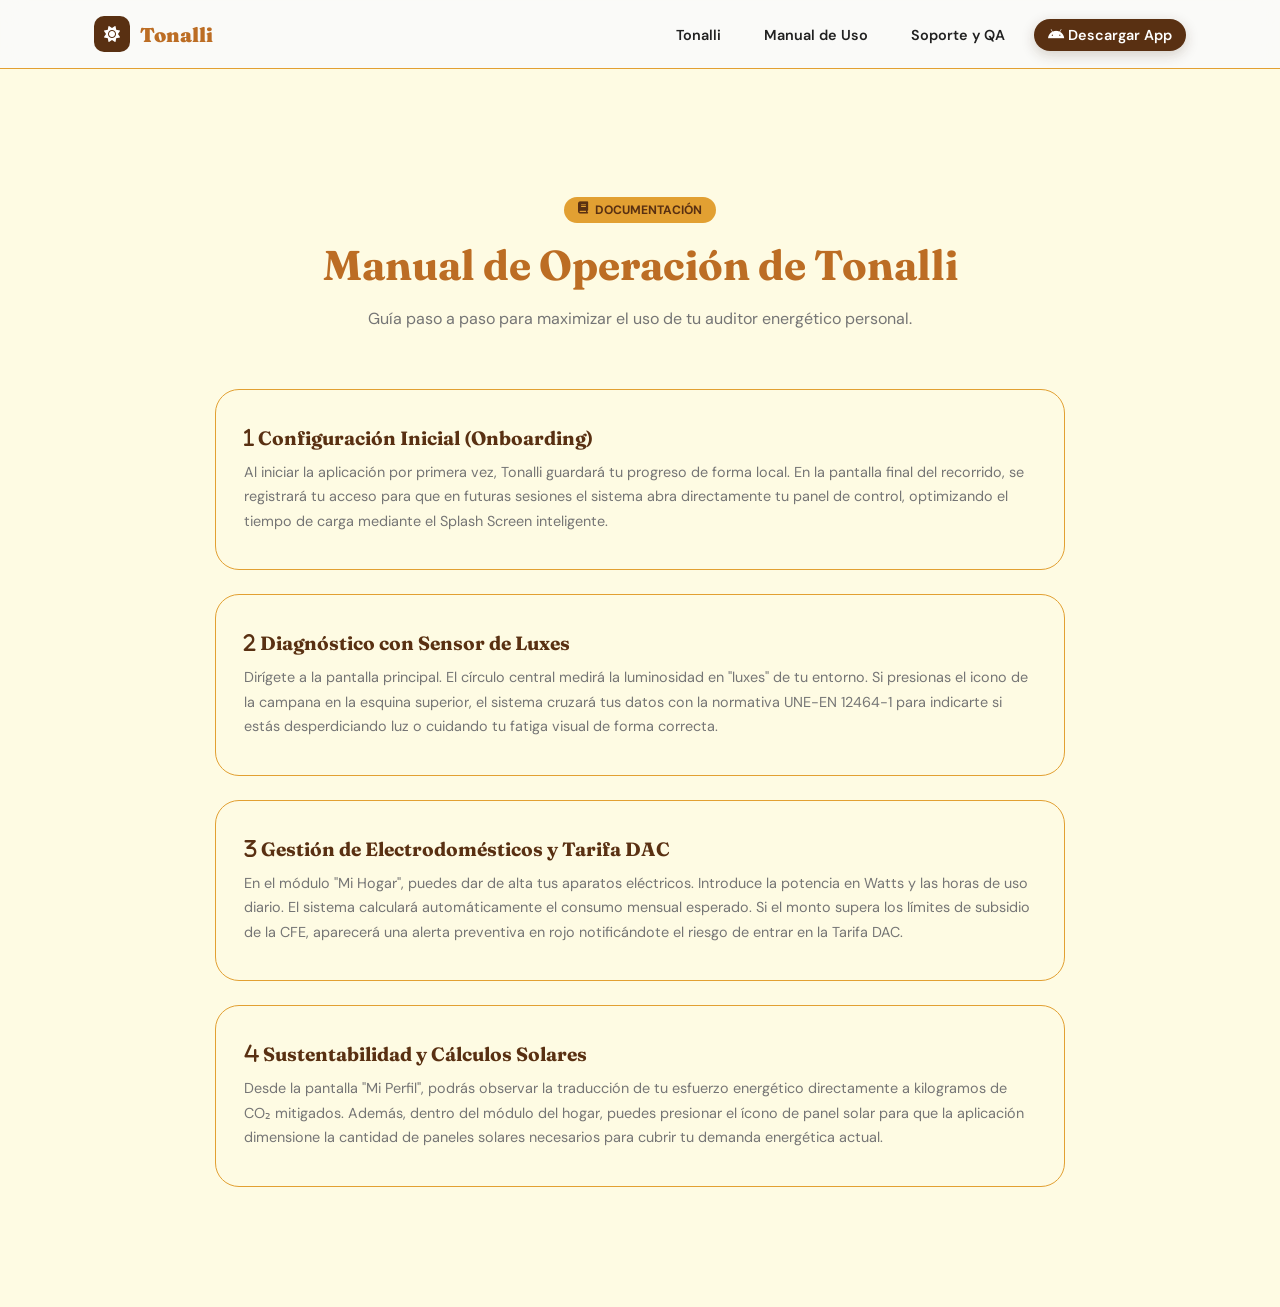
<file: web/index/manual.html>
<!DOCTYPE html>
<html lang="es">
<head>
    <title>Tonalli — Manual de Uso</title>
    <link rel="preconnect" href="https://fonts.googleapis.com">
    <link rel="preconnect" href="https://fonts.gstatic.com" crossorigin>
    <link href="https://fonts.googleapis.com/css2?family=Fraunces:ital,opsz,wght@0,9..144,400;0,9..144,700;0,9..144,900&family=DM+Sans:wght@300;400;500;600;700&display=swap" rel="stylesheet">
    <link rel="stylesheet" href="https://cdnjs.cloudflare.com/ajax/libs/font-awesome/6.6.0/css/all.min.css">
    <link rel="stylesheet" href="../css/style.css">

  </head>
<body>
    <header>
    <nav>
      <a href="index.html" class="nav-logo">
        <div class="logo-icon"><i class="fa-solid fa-sun"></i></div>
        <span class="logo-text">Tonalli</span>
      </a>
      <ul class="nav-links">
        <li><a href="index.html">Tonalli</a></li>
        <li><a href="manual.html">Manual de Uso</a></li>
        <li><a href="#">Soporte y QA</a></li>
        <li><a href="index.html" class="btn-nav"><i class="fa-brands fa-android"></i> Descargar App</a></li>
      </ul>
    </nav>
  </header>
  
  <main style="padding-top: 100px;">
    <section class="section">
      <div class="section-inner" style="max-width: 850px;">
        <div class="sec-header">
          <span class="sec-label"><i class="fa-solid fa-book"></i> Documentación</span>
          <h2>Manual de Operación de Tonalli</h2>
          <p>Guía paso a paso para maximizar el uso de tu auditor energético personal.</p>
        </div>

        <div class="card" style="margin-bottom: 24px;">
          <h3 style="color: var(--primary);"><i class="fa-solid fa-1"></i> Configuración Inicial (Onboarding)</h3>
          <p>Al iniciar la aplicación por primera vez, Tonalli guardará tu progreso de forma local. En la pantalla final del recorrido, se registrará tu acceso para que en futuras sesiones el sistema abra directamente tu panel de control, optimizando el tiempo de carga mediante el Splash Screen inteligente.</p>
        </div>

        <div class="card" style="margin-bottom: 24px;">
          <h3 style="color: var(--primary);"><i class="fa-solid fa-2"></i> Diagnóstico con Sensor de Luxes</h3>
          <p>Dirígete a la pantalla principal. El círculo central medirá la luminosidad en "luxes" de tu entorno. Si presionas el icono de la campana en la esquina superior, el sistema cruzará tus datos con la normativa UNE-EN 12464-1 para indicarte si estás desperdiciando luz o cuidando tu fatiga visual de forma correcta.</p>
        </div>

        <div class="card" style="margin-bottom: 24px;">
          <h3 style="color: var(--primary);"><i class="fa-solid fa-3"></i> Gestión de Electrodomésticos y Tarifa DAC</h3>
          <p>En el módulo "Mi Hogar", puedes dar de alta tus aparatos eléctricos. Introduce la potencia en Watts y las horas de uso diario. El sistema calculará automáticamente el consumo mensual esperado. Si el monto supera los límites de subsidio de la CFE, aparecerá una alerta preventiva en rojo notificándote el riesgo de entrar en la Tarifa DAC.</p>
        </div>

        <div class="card" style="margin-bottom: 24px;">
          <h3 style="color: var(--primary);"><i class="fa-solid fa-4"></i> Sustentabilidad y Cálculos Solares</h3>
          <p>Desde la pantalla "Mi Perfil", podrás observar la traducción de tu esfuerzo energético directamente a kilogramos de CO₂ mitigados. Además, dentro del módulo del hogar, puedes presionar el ícono de panel solar para que la aplicación dimensione la cantidad de paneles solares necesarios para cubrir tu demanda energética actual.</p>
        </div>

      </div>
    </section>
  </main>

  </body>
</html>
</file>
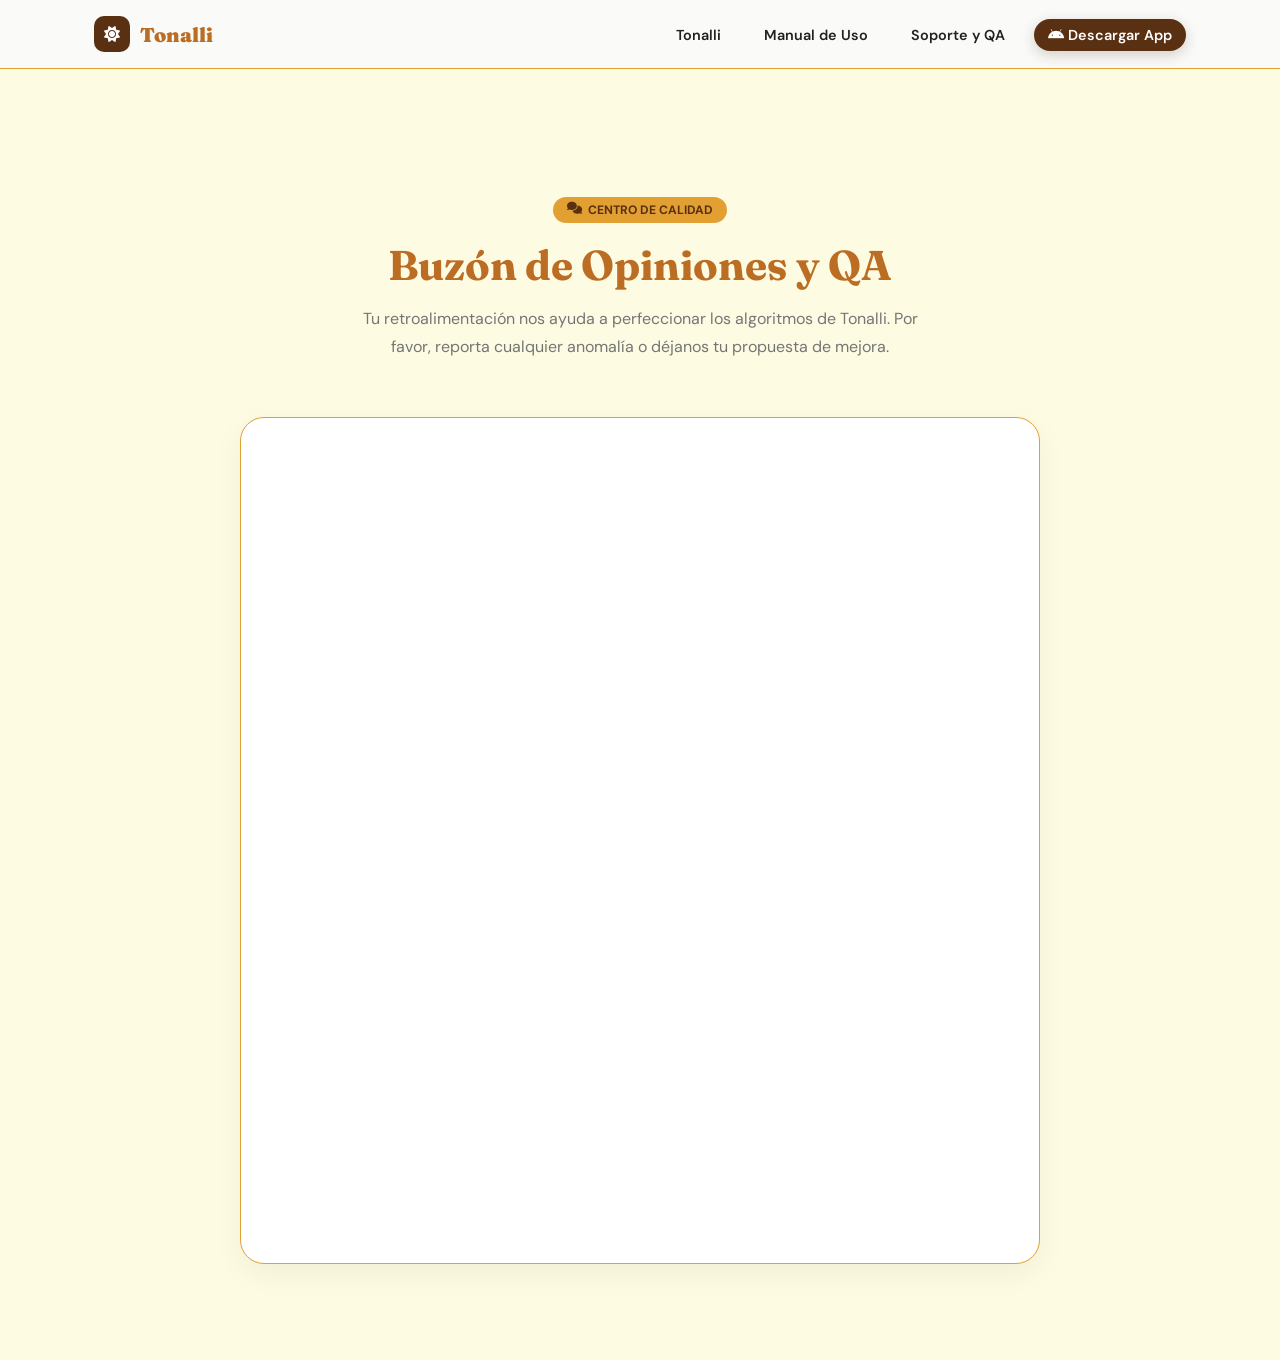
<file: web/index/qa.html>
<!DOCTYPE html>
<html lang="es">
<head>
    <title>Tonalli — QA y Opiniones</title>
    <link rel="preconnect" href="https://fonts.googleapis.com">
    <link rel="preconnect" href="https://fonts.gstatic.com" crossorigin>
    <link href="https://fonts.googleapis.com/css2?family=Fraunces:ital,opsz,wght@0,9..144,400;0,9..144,700;0,9..144,900&family=DM+Sans:wght@300;400;500;600;700&display=swap" rel="stylesheet">
    <link rel="stylesheet" href="https://cdnjs.cloudflare.com/ajax/libs/font-awesome/6.6.0/css/all.min.css">
    <link rel="stylesheet" href="../css/style.css">
  </head>
<body>
    <header>
    <nav>
      <a href="index.html" class="nav-logo">
        <div class="logo-icon"><i class="fa-solid fa-sun"></i></div>
        <span class="logo-text">Tonalli</span>
      </a>
      <ul class="nav-links">
        <li><a href="index.html">Tonalli</a></li>
        <li><a href="manual.html">Manual de Uso</a></li>
        <li><a href="#">Soporte y QA</a></li>
        <li><a href="index.html" class="btn-nav"><i class="fa-brands fa-android"></i> Descargar App</a></li>
      </ul>
    </nav>
  </header>
  
  <main style="padding-top: 100px; min-height: calc(100vh - 80px);">
    <section class="section">
      <div class="section-inner" style="max-width: 800px;">
        <div class="sec-header">
          <span class="sec-label"><i class="fa-solid fa-comments"></i> Centro de Calidad</span>
          <h2>Buzón de Opiniones y QA</h2>
          <p>Tu retroalimentación nos ayuda a perfeccionar los algoritmos de Tonalli. Por favor, reporta cualquier anomalía o déjanos tu propuesta de mejora.</p>
        </div>

        <div style="background: white; padding: 20px; border-radius: var(--radius-l); box-shadow: 0 10px 30px rgba(0,0,0,0.05); border: 1px solid var(--primary-light);">
          <iframe 
            src="https://docs.google.com/forms/d/e/TU_ENLACE_DE_GOOGLE_FORMS/viewform?embedded=true" 
            width="100%" 
            height="800" 
            frameborder="0" 
            marginheight="0" 
            marginwidth="0">
            Cargando formulario...
          </iframe>
        </div>

      </div>
    </section>
  </main>

  </body>
</html>
</file>
<file: web/css/style.css>
:root {
      --primary:        #593012; /* marron principal */
      --primary-deep:   #bc6d24; /* naranja oscuro */
      --primary-light:  #e2a032; /* najaran claro */
      --accent:         #ffe6a7; /* Amarillo claro  ef7c1b es narajna 29381c es el verde */ 
      --accent-light:   #FFF9C4;
      --bg-color:       #fefbe3; /* Fondo base */
      --text-main:      #212121;
      --text-muted:     #757575;
      --white:          #FFFFFF;
      --shadow-primary: rgba(56, 32, 5, 0.2);
 
      --max-w: 1140px;
      --radius-s: 8px;
      --radius-m: 14px;
      --radius-l: 24px;
    }
 
    *, *::before, *::after { box-sizing: border-box; margin: 0; padding: 0; }
    html { scroll-behavior: smooth; }
    body { font-family: 'DM Sans', sans-serif; background: var(--bg-color); color: var(--text-main); overflow-x: hidden; }
    h1, h2, h3, h4 { font-family: 'Fraunces', serif; }
 
    /* ── NAVBAR ────────────────────────────────────────────── */
    header {
      position: fixed; top: 0; left: 0; right: 0; z-index: 100;
      background: rgba(250, 250, 250, 0.9); backdrop-filter: blur(12px);
      border-bottom: 1px solid var(--primary-light);
    }
    nav {
      max-width: var(--max-w); margin: 0 auto; padding: 16px 24px;
      display: flex; align-items: center; justify-content: space-between;
    }
    .nav-logo { display: flex; align-items: center; gap: 10px; text-decoration: none; }
    .logo-icon {
      width: 36px; height: 36px; background: var(--primary); border-radius: 10px;
      display: flex; align-items: center; justify-content: center; color: white;
    }
    .logo-text { font-family: 'Fraunces', serif; font-size: 1.25rem; color: var(--primary-deep); font-weight: 900; }
    .nav-links { display: flex; list-style: none; gap: 15px; align-items: center; }
    .nav-links a { text-decoration: none; font-size: 0.9rem; font-weight: 600; color: var(--text-main); padding: 7px 14px; border-radius: var(--radius-s); transition: 0.2s; }
    .nav-links a:hover { background: var(--primary-light); color: var(--primary); }
    .nav-links .btn-nav { background: var(--primary); color: white; border-radius: 30px; box-shadow: 0 4px 14px var(--shadow-primary); }
    
    /* ── HERO ──────────────────────────────────────────────── */
    .hero { min-height: 100vh; display: flex; align-items: center; position: relative; padding-top: 72px; }
    .hero-inner { max-width: var(--max-w); margin: 0 auto; padding: 80px 24px; display: flex; align-items: center; gap: 60px; }
    .hero-text { max-width: 580px; }
    .hero-badge {
      display: inline-flex; align-items: center; gap: 8px; background: var(--accent-light); color: var(--primary-deep);
      font-size: 0.78rem; font-weight: 700; letter-spacing: 1px; text-transform: uppercase; padding: 6px 16px; border-radius: 30px; margin-bottom: 22px;
    }
    .hero-title { font-size: clamp(2.4rem, 5vw, 3.8rem); font-weight: 900; color: var(--primary-deep); line-height: 1.1; margin-bottom: 22px; }
    .hero-title em { font-style: italic; color: var(--primary); }
    .hero-desc { font-size: 1.05rem; line-height: 1.75; color: var(--text-muted); margin-bottom: 38px; }
    
    .btn-primary {
      display: inline-flex; align-items: center; gap: 10px; background: var(--primary); color: white;
      font-weight: 700; padding: 14px 32px; border-radius: 30px; text-decoration: none; box-shadow: 0 6px 20px var(--shadow-primary);
    }
    .btn-outline {
      display: inline-flex; align-items: center; gap: 10px; background: transparent; color: var(--primary);
      font-weight: 700; padding: 13px 30px; border-radius: 30px; border: 2px solid var(--primary); text-decoration: none;
    }
    /* ── ESTILOS DEL LOGO NAVBAR ───────────────────────────── */
.navbar-logo-img {
  height: 45px; /* Ajusta este valor logo más grande o pequeño */
  width: auto;
  object-fit: contain;
}

/* ── ESTILOS DEL CELULAR (MOCKUP) Y ANIMACIÓN ──────────── */
.hero-image {
  flex: 1;
  display: flex;
  justify-content: center;
  align-items: center;
  perspective: 1000px;
}

.phone-mockup {
  width: 280px;
  height: 580px;
  background-color: var(--bg-color); 
  border: 14px solid #000000; 
  border-radius: 40px;
  box-shadow: 0 25px 50px var(--shadow-primary);
  position: relative;
  display: flex;
  justify-content: center;
  align-items: center;
  overflow: hidden;
  /* Aquí aplicamos la animación flotante */
  animation: floatPhone 6s ease-in-out infinite;
}

/* camara superior del celular */
.phone-notch {
  position: absolute;
  top: 0;
  width: 120px;
  height: 25px;
  background-color: #000000;
  border-bottom-left-radius: 15px;
  border-bottom-right-radius: 15px;
  z-index: 10;
}

/* Estilo del logo dentro de la pantalla del celular */
.phone-screen-logo {
  width: 60%;
  height: auto;
  object-fit: contain;
  /* Pequeño efecto de resplandor para que destaque */
  filter: drop-shadow(0px 10px 15px rgba(188, 109, 36, 0.3));
}

/* ── KEYFRAMES PARA EL EFECTO FLOTANTE ─────────────────── */
@keyframes floatPhone {
  0% {
    transform: translateY(0px);
  }
  50% {
    transform: translateY(-25px); /* Sube 25 pixeles a la mitad de la animación */
  }
  100% {
    transform: translateY(0px);
  }
}
  /* ── ESTILOS PARA LAS IMÁGENES ODS ─────────────────────── */
.ods-icon-container {
  background: transparent !important; /* Quitamos el fondo para que luzca el color original del ODS */
  width: 70px !important; /* Hacemos el contenedor un poco más grande */
  height: 70px !important;
  margin-bottom: 20px;
}

.ods-img {
  width: 100%;
  height: 100%;
  object-fit: contain;
  border-radius: 8px; /* Un ligero borde redondeado por estética */
  box-shadow: 0 4px 10px rgba(0, 0, 0, 0.1); /* Sombra sutil para que resalte */
}
    /* ── SECCIONES GENÉRICAS ───────────────────────────────── */
    .section { padding: 96px 24px; }
    .section:nth-child(even) { background: white; }
    .section-inner { max-width: var(--max-w); margin: 0 auto; }
    .sec-header { text-align: center; margin-bottom: 56px; }
    .sec-label { display: inline-flex; gap: 6px; background: var(--primary-light); color: var(--primary); font-size: 0.76rem; font-weight: 700; text-transform: uppercase; padding: 5px 14px; border-radius: 30px; margin-bottom: 16px; }
    .sec-header h2 { font-size: clamp(1.8rem, 3.5vw, 2.6rem); color: var(--primary-deep); margin-bottom: 14px; }
    .sec-header p { color: var(--text-muted); max-width: 580px; margin: 0 auto; line-height: 1.75; }

    /* ── GRID FUNCIONES / ODS ──────────────────────────────── */
    .grid-3 { display: grid; grid-template-columns: repeat(auto-fit, minmax(300px, 1fr)); gap: 24px; }
    .card { background: var(--bg-color); border-radius: var(--radius-l); padding: 36px 28px; border: 1px solid var(--primary-light); transition: 0.3s; }
    .card:hover { transform: translateY(-6px); box-shadow: 0 16px 40px var(--shadow-primary); border-color: var(--primary); }
    .card-icon { width: 56px; height: 56px; border-radius: var(--radius-m); background: var(--primary-light); display: flex; align-items: center; justify-content: center; font-size: 1.5rem; color: var(--primary); margin-bottom: 20px; }
    .card h3 { font-size: 1.2rem; color: var(--primary-deep); margin-bottom: 10px; }
    .card p { font-size: 0.9rem; color: var(--text-muted); line-height: 1.7; }
    
    footer { background: var(--primary-deep); color: rgba(255,255,255,0.7); text-align: center; padding: 36px 24px; font-size: 0.85rem; }
</file>
